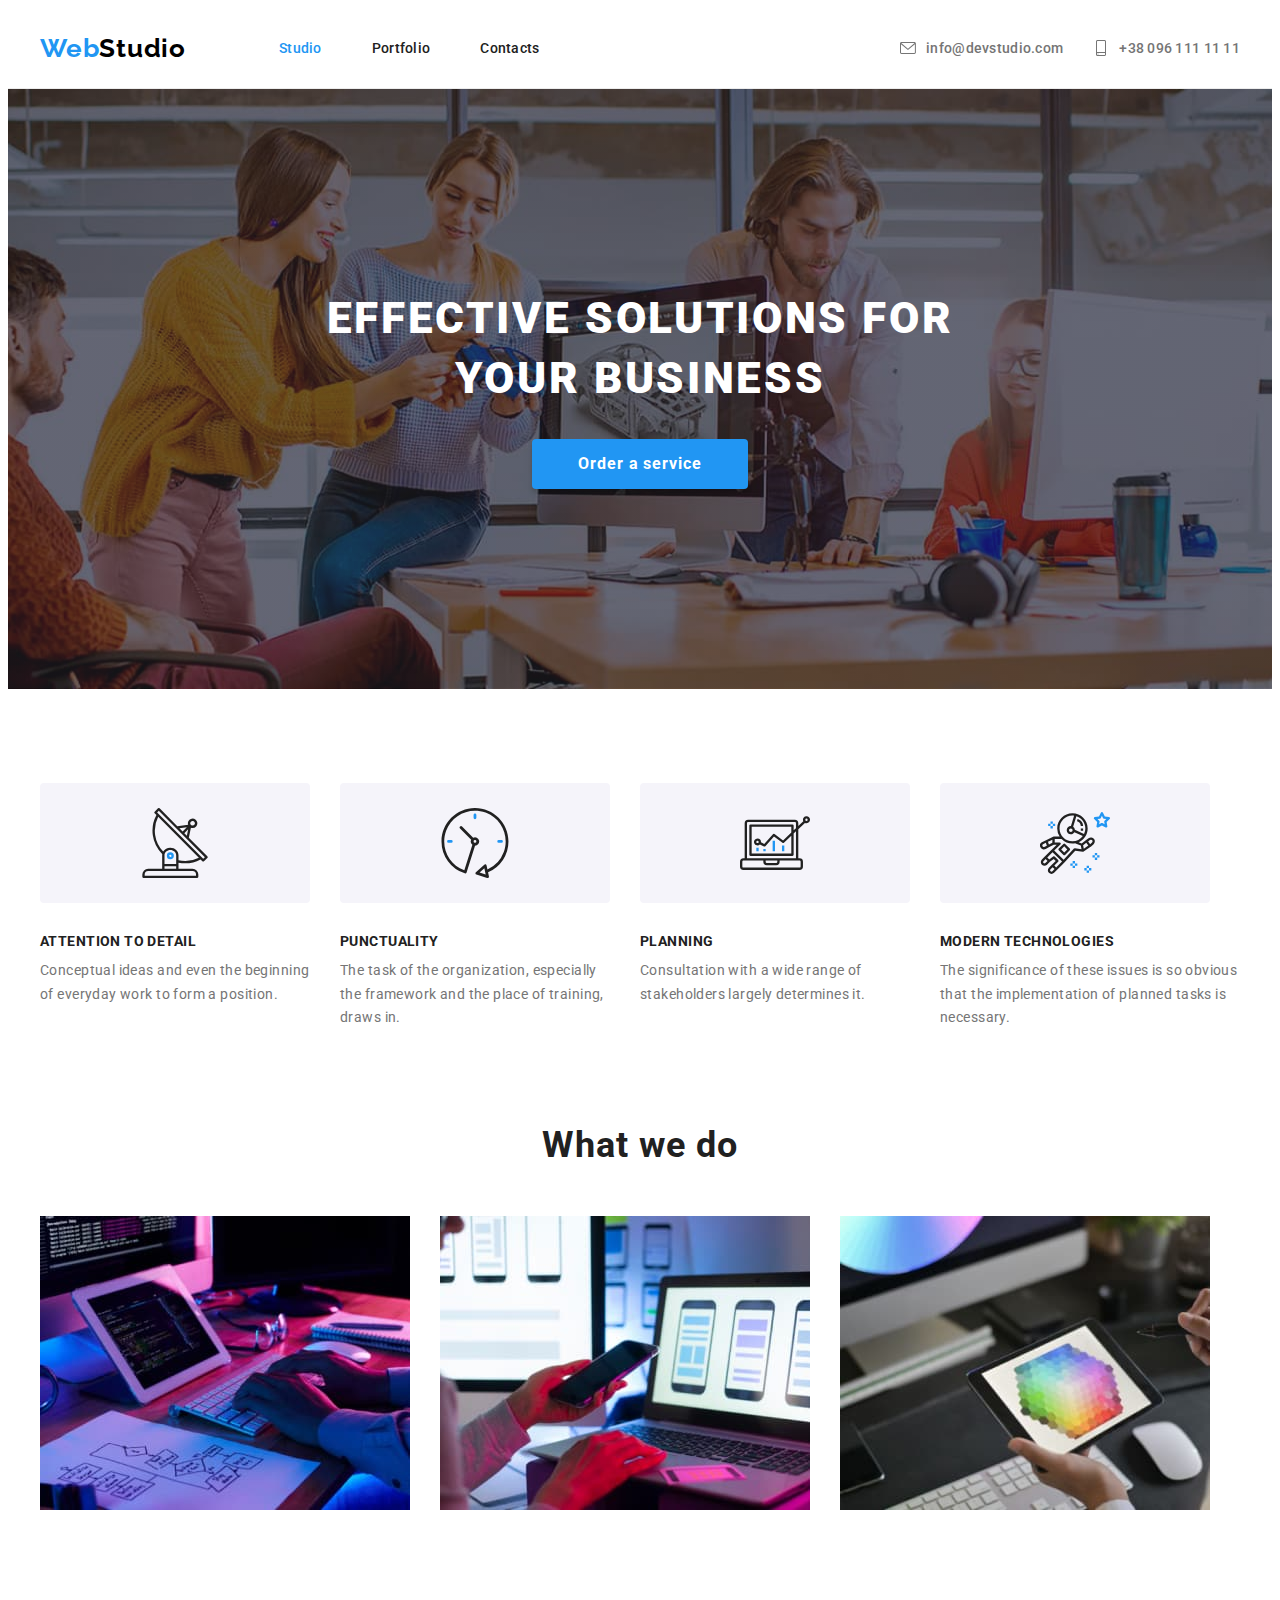
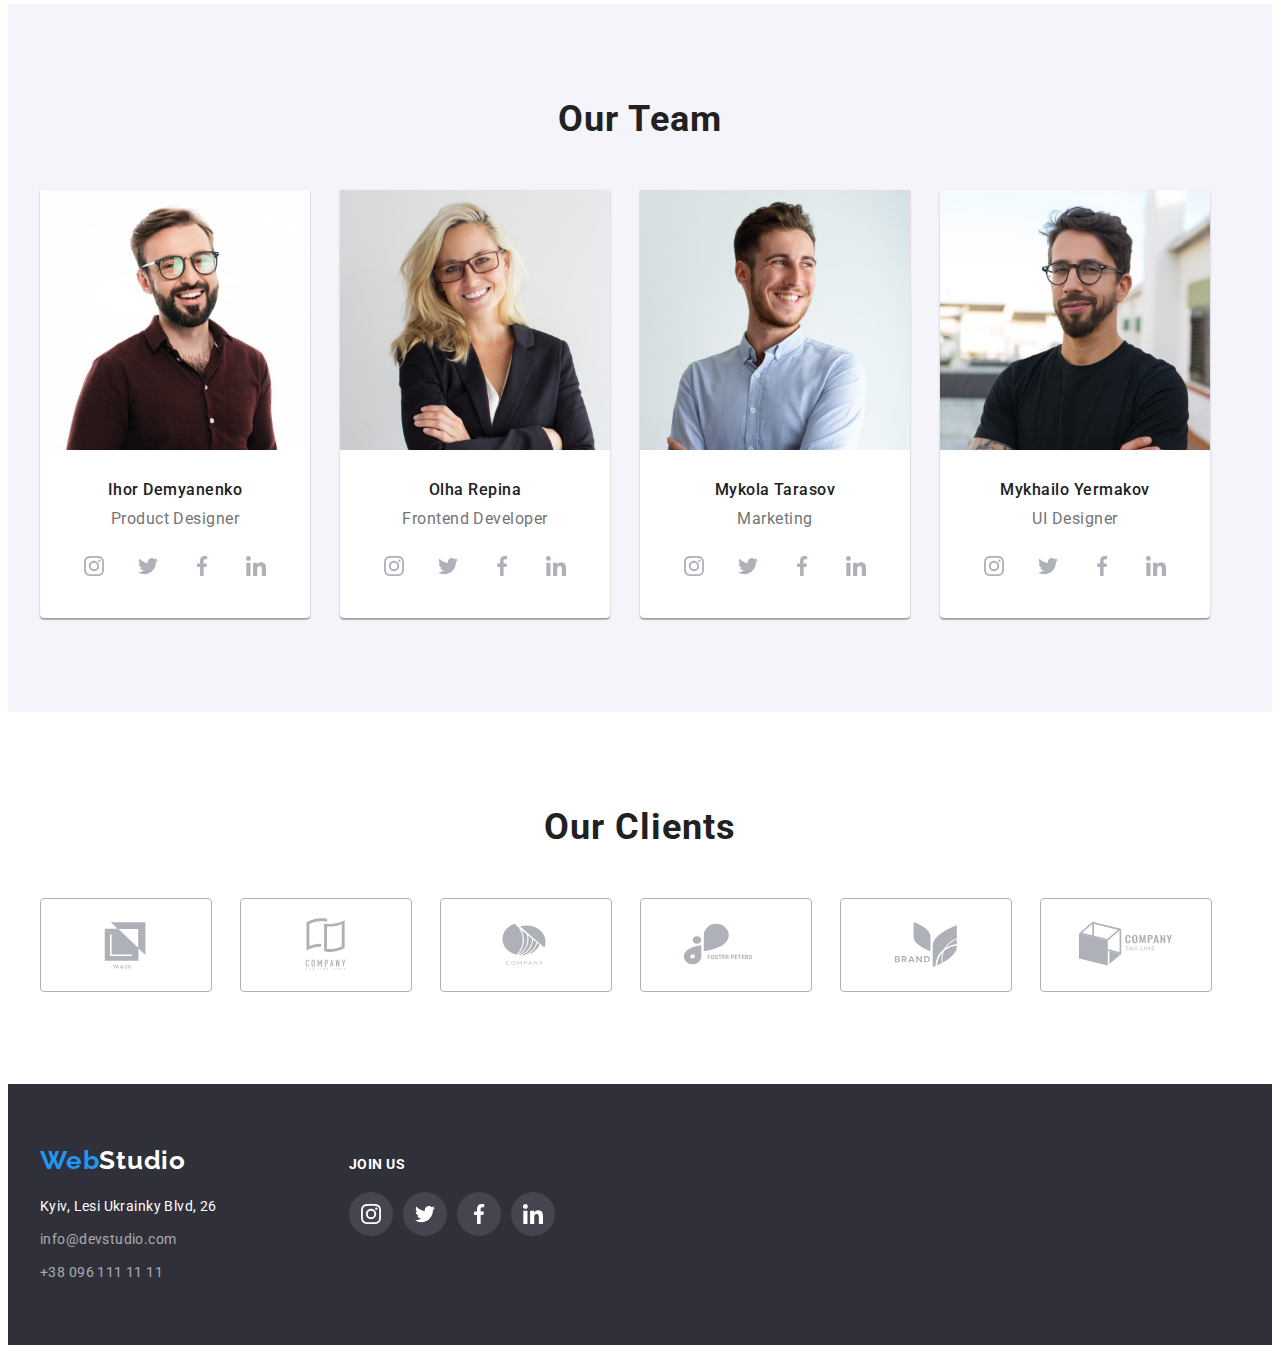
<file: index.html>
<!DOCTYPE html>
<html lang="en">
  <head>
    <meta charset="UTF-8" />
    <meta name="viewport" content="width=device-width, initial-scale=1.0" />
    <title>WebStudio</title>
    <link rel="preconnect" href="https://fonts.googleapis.com" />
    <link rel="preconnect" href="https://fonts.gstatic.com" crossorigin />
    <link
      href="https://fonts.googleapis.com/css2?family=Raleway:wght@700&family=Roboto:wght@400;500;700;900&display=swap"
      rel="stylesheet"
    />
    <link
      rel="stylesheet"
      href="https://cdnjs.cloudflare.com/ajax/libs/modern-normalize/2.0.0/modern-normalize.min.css"
      integrity="sha512-4xo8blKMVCiXpTaLzQSLSw3KFOVPWhm/TRtuPVc4WG6kUgjH6J03IBuG7JZPkcWMxJ5huwaBpOpnwYElP/m6wg=="
      crossorigin="anonymous"
      referrerpolicy="no-referrer"
    />
    <link rel="stylesheet" href="./css/styles.css" />
  </head>
  <body>
    <!-- header -->
    <header class="header">
      <div class="container header-wrapper">
        <nav class="site-nav-wrapper">
          <a class="logo" href="./index.html" lang="en"
            ><span class="accent">Web</span>Studio</a
          >
          <ul class="site-nav">
            <li class="site-nav-item">
              <a href="./index.html" class="link current">Studio</a>
            </li>
            <li class="site-nav-item">
              <a href="./portfolio.html" class="link">Portfolio</a>
            </li>
            <li class="site-nav-item"><a href="" class="link">Contacts</a></li>
          </ul>
        </nav>

        <ul class="header-contacts-wrapper">
          <li class="header-contacts-item">
            <a href="mailto:info@devstudio.com" class="link contacts-link">
              <svg class="header-contacts-icon">
                <use href="./images/icons.svg#icon-envelope"></use>
              </svg>
              info@devstudio.com</a
            >
          </li>
          <li class="header-contacts-item">
            <a href="tel:+380961111111" class="link contacts-link">
              <svg class="header-contacts-icon">
                <use href="./images/icons.svg#icon-smartphone"></use></svg
              >+38 096 111 11 11</a
            >
          </li>
        </ul>
      </div>
    </header>

    <!-- main content -->
    <main>
      <!-- hero screen -->
      <section class="hero">
        <div class="container">
          <h1 class="hero-title">Effective solutions for your business</h1>
          <button class="button primary" type="button">Order a service</button>
        </div>
      </section>

      <!-- benefits -->
      <section class="section benefits">
        <div class="container">
          <h2 class="title visually-hidden">Features</h2>
          <ul class="benefits-list">
            <li class="benefits-item">
              <div class="benefits-pic">
                <svg class="benefits-icon">
                  <use href="./images/icons.svg#icon-antenna"></use>
                </svg>
              </div>
              <h3 class="benefits-title">Attention to detail</h3>
              <p class="content">
                Conceptual ideas and even the beginning of everyday work to form
                a position.
              </p>
            </li>
            <li class="benefits-item">
              <div class="benefits-pic">
                <svg class="benefits-icon">
                  <use href="./images/icons.svg#icon-clock"></use>
                </svg>
              </div>
              <h3 class="benefits-title">Punctuality</h3>
              <p class="content">
                The task of the organization, especially the framework and the
                place of training, draws in.
              </p>
            </li>
            <li class="benefits-item">
              <div class="benefits-pic">
                <svg class="benefits-icon">
                  <use href="./images/icons.svg#icon-diagram"></use>
                </svg>
              </div>
              <h3 class="benefits-title">Planning</h3>
              <p class="content">
                Consultation with a wide range of stakeholders largely
                determines it.
              </p>
            </li>
            <li class="benefits-item">
              <div class="benefits-pic">
                <svg class="benefits-icon">
                  <use href="./images/icons.svg#icon-astronaut"></use>
                </svg>
              </div>
              <h3 class="benefits-title">Modern technologies</h3>
              <p class="content">
                The significance of these issues is so obvious that the
                implementation of planned tasks is necessary.
              </p>
            </li>
          </ul>
        </div>
      </section>

      <!-- what we do -->

      <section class="section works">
        <div class="container">
          <h2 class="title">What we do</h2>
          <ul class="works-list">
            <li>
              <img
                class="works-pic"
                src="./images/img-1.jpg"
                alt="Desktop apps"
                width="370"
                height="294"
              />
            </li>
            <li>
              <img
                class="works-pic"
                src="./images/img-2.jpg"
                alt="Mobile apps"
                width="370"
                height="294"
              />
            </li>
            <li>
              <img
                class="works-pic"
                src="./images/img-3.jpg"
                alt="Design solutions"
                width="370"
                height="294"
              />
            </li>
          </ul>
        </div>
      </section>

      <!-- our team -->

      <section class="section our-team">
        <div class="container">
          <h2 class="title">Our Team</h2>
          <ul class="team-list">
            <li class="team-item">
              <img
                class="team-pic"
                src="./images/product-designer.jpg"
                alt="Product Designer"
                width="270"
                height="260"
              />
              <div class="team-item-content">
                <h3 class="subtitle">Ihor Demyanenko</h3>
                <p class="team-position" lang="en">Product Designer</p>

                <ul class="socials-list">
                  <li class="socials-item">
                    <a
                      href=""
                      class="link social-link"
                      target="_blank"
                      rel="noopener noreferrer nofollow"
                      ><svg class="social-link-icon">
                        <use
                          href="./images/icons.svg#icon-instagram"
                        ></use></svg
                    ></a>
                  </li>
                  <li class="socials-item">
                    <a
                      href=""
                      class="link social-link"
                      target="_blank"
                      rel="noopener noreferrer nofollow"
                      ><svg class="social-link-icon">
                        <use href="./images/icons.svg#icon-twitter"></use></svg
                    ></a>
                  </li>
                  <li class="socials-item">
                    <a
                      href=""
                      class="link social-link"
                      target="_blank"
                      rel="noopener noreferrer nofollow"
                      ><svg class="social-link-icon">
                        <use href="./images/icons.svg#icon-facebook"></use></svg
                    ></a>
                  </li>
                  <li class="socials-item">
                    <a
                      href=""
                      class="link social-link"
                      target="_blank"
                      rel="noopener noreferrer nofollow"
                      ><svg class="social-link-icon">
                        <use href="./images/icons.svg#icon-linkedin"></use></svg
                    ></a>
                  </li>
                </ul>
              </div>
            </li>
            <li class="team-item">
              <img
                class="team-pic"
                src="./images/frontend-developer.jpg"
                alt="Frontend Developer"
                width="270"
                height="260"
              />
              <div class="team-item-content">
                <h3 class="subtitle">Olha Repina</h3>
                <p class="team-position" lang="en">Frontend Developer</p>
                <ul class="socials-list">
                  <li class="socials-item">
                    <a
                      href=""
                      class="link social-link"
                      target="_blank"
                      rel="noopener noreferrer nofollow"
                      ><svg class="social-link-icon">
                        <use
                          href="./images/icons.svg#icon-instagram"
                        ></use></svg
                    ></a>
                  </li>
                  <li class="socials-item">
                    <a
                      href=""
                      class="link social-link"
                      target="_blank"
                      rel="noopener noreferrer nofollow"
                      ><svg class="social-link-icon">
                        <use href="./images/icons.svg#icon-twitter"></use></svg
                    ></a>
                  </li>
                  <li class="socials-item">
                    <a
                      href=""
                      class="link social-link"
                      target="_blank"
                      rel="noopener noreferrer nofollow"
                      ><svg class="social-link-icon">
                        <use href="./images/icons.svg#icon-facebook"></use></svg
                    ></a>
                  </li>
                  <li class="socials-item">
                    <a
                      href=""
                      class="link social-link"
                      target="_blank"
                      rel="noopener noreferrer nofollow"
                      ><svg class="social-link-icon">
                        <use href="./images/icons.svg#icon-linkedin"></use></svg
                    ></a>
                  </li>
                </ul>
              </div>
            </li>
            <li class="team-item">
              <img
                class="team-pic"
                src="./images/marketing.jpg"
                alt="Marketing Specialist"
                width="270"
                height="260"
              />
              <div class="team-item-content">
                <h3 class="subtitle">Mykola Tarasov</h3>
                <p class="team-position" lang="en">Marketing</p>
                <ul class="socials-list">
                  <li class="socials-item">
                    <a
                      href=""
                      class="link social-link"
                      target="_blank"
                      rel="noopener noreferrer nofollow"
                      ><svg class="social-link-icon">
                        <use
                          href="./images/icons.svg#icon-instagram"
                        ></use></svg
                    ></a>
                  </li>
                  <li class="socials-item">
                    <a
                      href=""
                      class="link social-link"
                      target="_blank"
                      rel="noopener noreferrer nofollow"
                      ><svg class="social-link-icon">
                        <use href="./images/icons.svg#icon-twitter"></use></svg
                    ></a>
                  </li>
                  <li class="socials-item">
                    <a
                      href=""
                      class="link social-link"
                      target="_blank"
                      rel="noopener noreferrer nofollow"
                      ><svg class="social-link-icon">
                        <use href="./images/icons.svg#icon-facebook"></use></svg
                    ></a>
                  </li>
                  <li class="socials-item">
                    <a
                      href=""
                      class="link social-link"
                      target="_blank"
                      rel="noopener noreferrer nofollow"
                      ><svg class="social-link-icon">
                        <use href="./images/icons.svg#icon-linkedin"></use></svg
                    ></a>
                  </li>
                </ul>
              </div>
            </li>
            <li class="team-item">
              <img
                class="team-pic"
                src="./images/ui-designer.jpg"
                alt="UI Designer"
                width="270"
                height="260"
              />
              <div class="team-item-content">
                <h3 class="subtitle">Mykhailo Yermakov</h3>
                <p class="team-position" lang="en">UI Designer</p>
                <ul class="socials-list">
                  <li class="socials-item">
                    <a
                      href=""
                      class="link social-link"
                      target="_blank"
                      rel="noopener noreferrer nofollow"
                      ><svg class="social-link-icon">
                        <use
                          href="./images/icons.svg#icon-instagram"
                        ></use></svg
                    ></a>
                  </li>
                  <li class="socials-item">
                    <a
                      href=""
                      class="link social-link"
                      target="_blank"
                      rel="noopener noreferrer nofollow"
                      ><svg class="social-link-icon">
                        <use href="./images/icons.svg#icon-twitter"></use></svg
                    ></a>
                  </li>
                  <li class="socials-item">
                    <a
                      href=""
                      class="link social-link"
                      target="_blank"
                      rel="noopener noreferrer nofollow"
                      ><svg class="social-link-icon">
                        <use href="./images/icons.svg#icon-facebook"></use></svg
                    ></a>
                  </li>
                  <li class="socials-item">
                    <a
                      href=""
                      class="link social-link"
                      target="_blank"
                      rel="noopener noreferrer nofollow"
                      ><svg class="social-link-icon">
                        <use href="./images/icons.svg#icon-linkedin"></use></svg
                    ></a>
                  </li>
                </ul>
              </div>
            </li>
          </ul>
        </div>
      </section>

      <!-- clients -->
      <section class="clients section">
        <div class="container">
          <h2 class="title">Our Clients</h2>
          <ul class="clients-list">
            <li class="clients-item">
              <a
                href=""
                class="clients-link"
                target="_blank"
                rel="noopener noreferrer nofollow"
              >
                <svg class="clients-icon">
                  <use href="./images/icons.svg#icon-client-1"></use></svg
              ></a>
            </li>
            <li class="clients-item">
              <a
                href=""
                class="clients-link"
                target="_blank"
                rel="noopener noreferrer nofollow"
              >
                <svg class="clients-icon">
                  <use href="./images/icons.svg#icon-client-2"></use></svg
              ></a>
            </li>
            <li class="clients-item">
              <a
                href=""
                class="clients-link"
                target="_blank"
                rel="noopener noreferrer nofollow"
              >
                <svg class="clients-icon">
                  <use href="./images/icons.svg#icon-client-3"></use></svg
              ></a>
            </li>
            <li class="clients-item">
              <a
                href=""
                class="clients-link"
                target="_blank"
                rel="noopener noreferrer nofollow"
              >
                <svg class="clients-icon">
                  <use href="./images/icons.svg#icon-client-4"></use></svg
              ></a>
            </li>
            <li class="clients-item">
              <a
                href=""
                class="clients-link"
                target="_blank"
                rel="noopener noreferrer nofollow"
              >
                <svg class="clients-icon">
                  <use href="./images/icons.svg#icon-client-5"></use></svg
              ></a>
            </li>
            <li class="clients-item">
              <a
                href=""
                class="clients-link"
                target="_blank"
                rel="noopener noreferrer nofollow"
              >
                <svg class="clients-icon">
                  <use href="./images/icons.svg#icon-client-6"></use></svg
              ></a>
            </li>
          </ul>
        </div>
      </section>
    </main>

    <!-- footer -->
    <footer class="footer">
      <div class="container footer-container">
        <div class="footer-nav">
          <a href="./index.html" lang="en" class="logo"
            ><span class="accent">Web</span>Studio</a
          >
          <address class="address">
            <!-- address list -->
            <ul class="address-list">
              <li class="address-item">
                <a
                  href="https://maps.app.goo.gl/XvSEpXmjgRdSqmz17"
                  target="_blank"
                  rel="nofollow noreferrer noopener"
                  class="link address-map"
                  >Kyiv, Lesi Ukrainky Blvd, 26</a
                >
              </li>
              <li class="address-item">
                <a href="mailto:info@devstudio.com" class="link address-link"
                  >info@devstudio.com</a
                >
              </li>
              <li class="address-item">
                <a href="tel:+380961111111" class="link address-link"
                  >+38 096 111 11 11</a
                >
              </li>
            </ul>
          </address>
        </div>

        <div class="follow-container">
          <p class="follow-title">Join Us</p>
          <ul class="footer-follow-list">
            <li class="follow-item">
              <a
                href=""
                class="footer-link"
                target="_blank"
                rel="noopener noreferrer nofollow"
              >
                <svg class="footer-icon">
                  <use href="./images/icons.svg#icon-instagram"></use>
                </svg>
              </a>
            </li>
            <li class="follow-item">
              <a
                href=""
                class="footer-link"
                target="_blank"
                rel="noopener noreferrer nofollow"
              >
                <svg class="footer-icon">
                  <use href="./images/icons.svg#icon-twitter"></use>
                </svg>
              </a>
            </li>
            <li class="follow-item">
              <a
                href=""
                class="footer-link"
                target="_blank"
                rel="noopener noreferrer nofollow"
              >
                <svg class="footer-icon">
                  <use href="./images/icons.svg#icon-facebook"></use>
                </svg>
              </a>
            </li>
            <li class="follow-item">
              <a
                href=""
                class="footer-link"
                target="_blank"
                rel="noopener noreferrer nofollow"
              >
                <svg class="footer-icon">
                  <use href="./images/icons.svg#icon-linkedin"></use>
                </svg>
              </a>
            </li>
          </ul>
        </div>
      </div>
    </footer>
  </body>
</html>
</file>
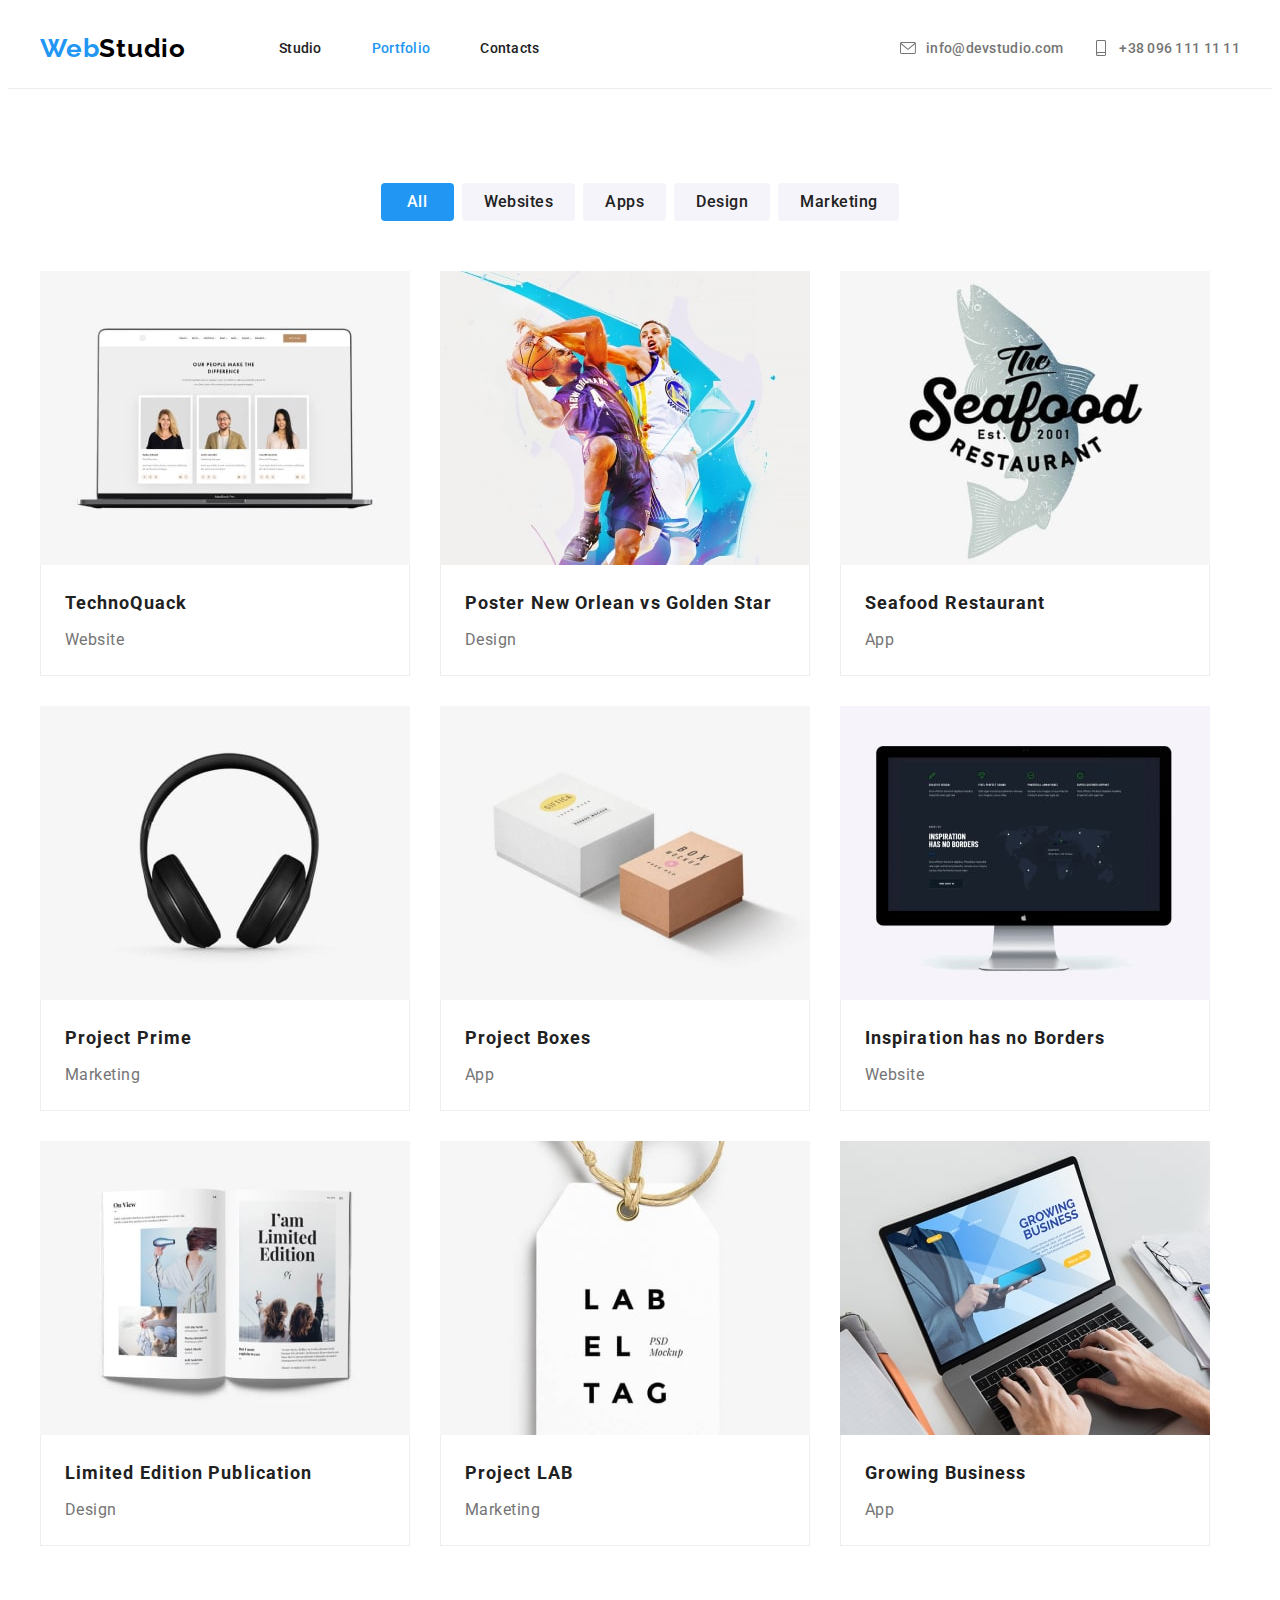
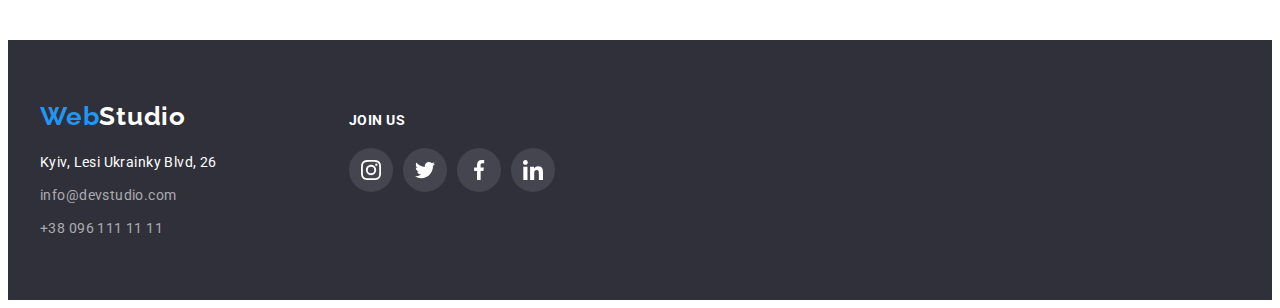
<file: portfolio.html>
<!DOCTYPE html>
<html lang="en">
  <head>
    <meta charset="UTF-8" />
    <meta name="viewport" content="width=device-width, initial-scale=1.0" />
    <title>WebStudio</title>
    <link rel="preconnect" href="https://fonts.googleapis.com" />
    <link rel="preconnect" href="https://fonts.gstatic.com" crossorigin />
    <link
      href="https://fonts.googleapis.com/css2?family=Raleway:wght@700&family=Roboto:wght@400;500;700;900&display=swap"
      rel="stylesheet"
    />
    <link
      rel="stylesheet"
      href="https://cdnjs.cloudflare.com/ajax/libs/modern-normalize/2.0.0/modern-normalize.min.css"
      integrity="sha512-4xo8blKMVCiXpTaLzQSLSw3KFOVPWhm/TRtuPVc4WG6kUgjH6J03IBuG7JZPkcWMxJ5huwaBpOpnwYElP/m6wg=="
      crossorigin="anonymous"
      referrerpolicy="no-referrer"
    />
    <link rel="stylesheet" href="./css/styles.css" />
  </head>
  <body>
    <!-- header -->
    <header class="header">
      <div class="container header-wrapper">
        <nav class="site-nav-wrapper">
          <a class="logo" href="./index.html" lang="en"
            ><span class="accent">Web</span>Studio</a
          >
          <ul class="site-nav">
            <li class="site-nav-item">
              <a href="./index.html" class="link">Studio</a>
            </li>
            <li class="site-nav-item">
              <a href="./portfolio.html" class="link current">Portfolio</a>
            </li>
            <li class="site-nav-item"><a href="" class="link">Contacts</a></li>
          </ul>
        </nav>

        <ul class="header-contacts-wrapper">
          <li class="header-contacts-item">
            <a href="mailto:info@devstudio.com" class="link contacts-link">
              <svg class="header-contacts-icon">
                <use href="./images/icons.svg#icon-envelope"></use>
              </svg>
              info@devstudio.com</a
            >
          </li>
          <li class="header-contacts-item">
            <a href="tel:+380961111111" class="link contacts-link">
              <svg class="header-contacts-icon">
                <use href="./images/icons.svg#icon-smartphone"></use></svg
              >+38 096 111 11 11</a
            >
          </li>
        </ul>
      </div>
    </header>

    <!-- main content -->
    <main>
      <section class="portfolio">
        <div class="container">
          <h1 class="visually-hidden">Portfolio</h1>
          <ul class="list button-list">
            <li>
              <button type="button" class="button portfolio-button accent">
                All
              </button>
            </li>
            <li>
              <button type="button" class="button portfolio-button">
                Websites
              </button>
            </li>
            <li>
              <button type="button" class="button portfolio-button">
                Apps
              </button>
            </li>
            <li>
              <button type="button" class="button portfolio-button">
                Design
              </button>
            </li>
            <li>
              <button type="button" class="button portfolio-button">
                Marketing
              </button>
            </li>
          </ul>
          <!-- portfolio cards -->
          <ul class="list cards-list">
            <li class="cards-item">
              <a class="link cards-link" href=""
                ><img
                  class="carts-pic"
                  src="./images/portfolio-1.jpg"
                  alt="Website"
                  width="370"
                  height="294"
                />
                <div class="cards-content">
                  <h2 class="portfolio-title">TechnoQuack</h2>
                  <p class="portfolio-subtitle">Website</p>
                </div>
              </a>
            </li>
            <li class="cards-item">
              <a class="link cards-link" href=""
                ><img
                  class="carts-pic"
                  src="./images/portfolio-2.jpg"
                  alt="Poster"
                  width="370"
                  height="294"
                />
                <div class="cards-content">
                  <h2 class="portfolio-title">
                    Poster New Orlean vs Golden Star
                  </h2>
                  <p class="portfolio-subtitle">Design</p>
                </div>
              </a>
            </li>
            <li class="cards-item">
              <a class="link cards-link" href=""
                ><img
                  class="carts-pic"
                  src="./images/portfolio-3.jpg"
                  alt="Restaurant"
                  width="370"
                  height="294"
                />
                <div class="cards-content">
                  <h2 class="portfolio-title">Seafood Restaurant</h2>
                  <p class="portfolio-subtitle">App</p>
                </div>
              </a>
            </li>
            <li class="cards-item">
              <a class="link cards-link" href=""
                ><img
                  class="carts-pic"
                  src="./images/portfolio-4.jpg"
                  alt="Headphones"
                  width="370"
                  height="294"
                />
                <div class="cards-content">
                  <h2 class="portfolio-title">Project Prime</h2>
                  <p class="portfolio-subtitle">Marketing</p>
                </div>
              </a>
            </li>
            <li class="cards-item">
              <a class="link cards-link" href=""
                ><img
                  class="carts-pic"
                  src="./images/portfolio-5.jpg"
                  alt="Boxes"
                  width="370"
                  height="294"
                />
                <div class="cards-content">
                  <h2 class="portfolio-title">Project Boxes</h2>
                  <p class="portfolio-subtitle">App</p>
                </div>
              </a>
            </li>
            <li class="cards-item">
              <a class="link cards-link" href=""
                ><img
                  class="carts-pic"
                  src="./images/portfolio-6.jpg"
                  alt="Website"
                  width="370"
                  height="294"
                />
                <div class="cards-content">
                  <h2 class="portfolio-title">Inspiration has no Borders</h2>
                  <p class="portfolio-subtitle">Website</p>
                </div>
              </a>
            </li>
            <li class="cards-item">
              <a class="link cards-link" href=""
                ><img
                  class="carts-pic"
                  src="./images/portfolio-7.jpg"
                  alt="Publication"
                  width="370"
                  height="294"
                />
                <div class="cards-content">
                  <h2 class="portfolio-title">Limited Edition Publication</h2>
                  <p class="portfolio-subtitle">Design</p>
                </div>
              </a>
            </li>
            <li class="cards-item">
              <a class="link cards-link" href=""
                ><img
                  class="carts-pic"
                  src="./images/portfolio-8.jpg"
                  alt="Label"
                  width="370"
                  height="294"
                />
                <div class="cards-content">
                  <h2 class="portfolio-title">Project LAB</h2>
                  <p class="portfolio-subtitle">Marketing</p>
                </div>
              </a>
            </li>
            <li class="cards-item">
              <a class="link cards-link" href=""
                ><img
                  class="carts-pic"
                  src="./images/portfolio-9.jpg"
                  alt="Business App"
                  width="370"
                  height="294"
                />
                <div class="cards-content">
                  <h2 class="portfolio-title">Growing Business</h2>
                  <p class="portfolio-subtitle">App</p>
                </div>
              </a>
            </li>
          </ul>
        </div>
      </section>
    </main>

    <!-- footer -->
    <footer class="footer">
      <div class="container footer-container">
        <div class="footer-nav">
          <a href="./index.html" lang="en" class="logo"
            ><span class="accent">Web</span>Studio</a
          >
          <address class="address">
            <!-- address list -->
            <ul class="address-list">
              <li class="address-item">
                <a
                  href="https://maps.app.goo.gl/XvSEpXmjgRdSqmz17"
                  target="_blank"
                  rel="nofollow noreferrer noopener"
                  class="link address-map"
                  >Kyiv, Lesi Ukrainky Blvd, 26</a
                >
              </li>
              <li class="address-item">
                <a href="mailto:info@devstudio.com" class="link address-link"
                  >info@devstudio.com</a
                >
              </li>
              <li class="address-item">
                <a href="tel:+380961111111" class="link address-link"
                  >+38 096 111 11 11</a
                >
              </li>
            </ul>
          </address>
        </div>

        <div class="follow-container">
          <p class="follow-title">Join Us</p>
          <ul class="footer-follow-list">
            <li class="follow-item">
              <a
                href=""
                class="footer-link"
                target="_blank"
                rel="noopener noreferrer nofollow"
              >
                <svg class="footer-icon">
                  <use href="./images/icons.svg#icon-instagram"></use>
                </svg>
              </a>
            </li>
            <li class="follow-item">
              <a
                href=""
                class="footer-link"
                target="_blank"
                rel="noopener noreferrer nofollow"
              >
                <svg class="footer-icon">
                  <use href="./images/icons.svg#icon-twitter"></use>
                </svg>
              </a>
            </li>
            <li class="follow-item">
              <a
                href=""
                class="footer-link"
                target="_blank"
                rel="noopener noreferrer nofollow"
              >
                <svg class="footer-icon">
                  <use href="./images/icons.svg#icon-facebook"></use>
                </svg>
              </a>
            </li>
            <li class="follow-item">
              <a
                href=""
                class="footer-link"
                target="_blank"
                rel="noopener noreferrer nofollow"
              >
                <svg class="footer-icon">
                  <use href="./images/icons.svg#icon-linkedin"></use>
                </svg>
              </a>
            </li>
          </ul>
        </div>
      </div>
    </footer>
  </body>
</html>
</file>
<file: css/styles.css>
:root {
  --accent-color: #2196f3;
  --primary-black-color: #000000;
  --primary-white-color: #ffffff;
  --primary-text-color: #757575;
  --secondary-text-color: #212121;
  --inverse-light-text-color: rgba(255, 255, 255, 0.6);
  --lightest-gray-color: #f5f4fa;
  --gray-color: #afb1b8;
}

/* main styles */
body {
  font-family: "Roboto", sans-serif;
  font-size: 14px;
  background-color: var(--primary-white-color);
  color: var(--primary-text-color);
}

h1,
h2,
h3,
h4,
h5,
h6,
p {
  margin: 0;
}

ul {
  padding: 0;
  margin: 0;
  list-style: none;
}

.link {
  text-decoration: none;
  color: var(--primary-text-color);
}

.container {
  width: 1200px;
  margin: 0 auto;
  padding-left: 15px;
  padding-right: 15px;
  /* outline: 2px solid tomato; */
}

.visually-hidden {
  position: absolute;
  width: 1px;
  height: 1px;
  margin: -1px;
  border: 0;
  padding: 0;

  white-space: nowrap;
  clip-path: inset(100%);
  clip: rect(0 0 0 0);
  overflow: hidden;
}

/* buttons */
.button {
  padding: 10px 32px;
  min-width: 216px;
  border-width: 0;
  border-radius: 4px;
  cursor: pointer;

  font-family: inherit;
  color: var(--primary-white-color);
  text-align: center;
}

.button.primary {
  font-weight: 700;
  font-size: 16px;
  line-height: 1.87;
  letter-spacing: 0.06em;
  background-color: #2196f3;
  box-shadow: 0 4px 4px 0 rgba(0, 0, 0, 0.15);
}

.button.primary:active {
  box-shadow: 0 4px 4px 0 rgba(0, 0, 0, 0.15);
  background: #188ce8;
}

/* header */
.header {
  /* padding-top: 24px;
  padding-bottom: 25px; */
  border-bottom: 1px solid #ececec;
}

.header-wrapper {
  display: flex;
  align-items: center;
}

/* logo */
.logo {
  margin-right: 93px;

  font-family: "Raleway", sans-serif;
  font-weight: 700;
  font-size: 26px;
  letter-spacing: 0.03em;
  text-decoration: none;

  color: var(--primary-black-color);
}
.logo .accent {
  color: var(--accent-color);
}

/* navigation */
.site-nav-wrapper {
  display: flex;
  align-items: center;
  margin-right: auto;
}

.site-nav {
  display: flex;
  align-items: center;
  column-gap: 50px;
}

.site-nav-item > .link {
  display: block;
  padding-top: 32px;
  padding-bottom: 32px;
}

.site-nav .link {
  font-weight: 500;
  letter-spacing: 0.02em;
  color: var(--secondary-text-color);
}
.site-nav .link:hover,
.site-nav .link:focus {
  color: var(--accent-color);
}

.link.current {
  color: var(--accent-color);
}

/* contacts */

.header-contacts-wrapper {
  display: flex;
  gap: 30px;
  align-items: center;
}

.header-contacts-item {
  display: flex;
  gap: 10px;
  align-items: center;

  font-weight: 500;
  letter-spacing: 0.02em;
}

.contacts-link {
  display: flex;
  gap: 10px;
  align-items: center;
  padding-top: 20px;
  padding-bottom: 20px;
}

.contacts-link:hover,
.contacts-link:focus {
  color: var(--accent-color);
}

.header-contacts-icon {
  width: 16px;
  height: 16px;
  fill: currentColor;
}

/* hero */
.hero {
  margin-right: auto;
  margin-left: auto;
  padding-top: 200px;
  padding-bottom: 200px;
  text-align: center;
  background: #c4c4c4;
  background-image: linear-gradient(
      rgba(47, 48, 58, 0.4),
      rgba(47, 48, 58, 0.4)
    ),
    url(../images/hero-bg.jpg);
  max-width: 1600px;
  background-repeat: no-repeat;
  background-position: center;
  background-size: cover;
}

.hero-title {
  width: 696px;
  margin-bottom: 30px;
  margin-left: auto;
  margin-right: auto;

  font-weight: 900;
  font-size: 44px;
  line-height: 1.36;
  letter-spacing: 0.06em;
  text-transform: uppercase;
  text-align: center;
  color: var(--primary-white-color);
}

/* <button type="button" class="button primary">Замовити послугу</button> */

/* sections */
.section {
  padding-top: 94px;
  padding-bottom: 94px;
}

.section .title {
  color: var(--secondary-text-color);
  font-size: 36px;
  letter-spacing: 0.03em;
  text-align: center;
}

/* benefits */

.benefits-list {
  display: flex;
  column-gap: 30px;
}

/* .benefits-item {
  background-color: teal;
} */

.benefits-pic {
  display: flex;
  justify-content: center;
  align-items: center;
  margin-bottom: 30px;
  width: 270px;
  height: 120px;
  background-color: var(--lightest-gray-color);
  border-radius: 4px;
}

.benefits-icon {
  width: 70px;
  height: 70px;
}

.benefits-title {
  margin-bottom: 10px;

  font-size: 14px;
  letter-spacing: 0.03em;
  text-transform: uppercase;
  color: var(--secondary-text-color);
}

.benefits .content {
  line-height: 1.71;
  letter-spacing: 0.03em;
}

/* what we do */
.works {
  padding-top: 0;
}

.works .title {
  margin-bottom: 50px;
}

.works-list {
  display: flex;
  column-gap: 30px;
}

.works-pic {
  display: block;
}

/* our team */
.our-team {
  background: var(--lightest-gray-color);
}

.our-team .title {
  margin-bottom: 50px;
}

.team-list {
  display: flex;
  column-gap: 30px;
}

.team-item {
  border-radius: 0 0 4px 4px;
  width: 270px;

  box-shadow: 0 2px 1px 0 rgba(0, 0, 0, 0.2), 0 1px 1px 0 rgba(0, 0, 0, 0.14),
    0 1px 3px 0 rgba(0, 0, 0, 0.12);
  background: #fff;
}

.team-pic {
  display: block;
}

.team-item-content {
  padding: 30px 32px;
}

.our-team .subtitle {
  margin-bottom: 10px;

  font-weight: 500;
  font-size: 16px;
  letter-spacing: 0.03em;
  text-align: center;
  color: var(--secondary-text-color);
}

.team-position {
  margin-bottom: 16px;

  font-size: 16px;
  letter-spacing: 0.03em;
  text-align: center;
}

.socials-list {
  display: flex;
  column-gap: 10px;
}

.socials-item {
  width: 44px;
  height: 44px;
}

.social-link {
  width: 100%;
  height: 100%;
  display: flex;
  justify-content: center;
  align-items: center;
  background-color: var(--primary-white-color);
  border-radius: 50%;
}

.social-link:hover,
.social-link:focus {
  background-color: var(--accent-color);
}

.social-link-icon {
  width: 20px;
  height: 20px;
  fill: var(--gray-color);
}

.social-link:hover .social-link-icon {
  fill: var(--primary-white-color);
}

.social-link:focus .social-link-icon {
  fill: var(--primary-white-color);
}

/* clients */

.clients .title {
  margin-bottom: 50px;
}

.clients-list {
  display: flex;
  column-gap: 30px;
}

.clients-item {
  width: 170px;
  height: 92px;
}

.clients-link {
  display: flex;
  justify-content: center;
  align-items: center;
  width: 100%;
  height: 100%;
  color: #afb1b8;
  border: 1px solid #afb1b8;
  border-radius: 4px;
}

.clients-icon {
  width: 106px;
  height: 60px;
  fill: currentColor;
}

.clients-link:hover,
.clients-link:focus {
  color: var(--accent-color);
  border-color: var(--accent-color);
}

/* footer */
.footer {
  padding-top: 60px;
  padding-bottom: 60px;
  background: #2f303a;
}

.footer-container {
  display: flex;
  align-items: baseline;
}

.footer-nav {
  margin-right: 70px;
}

.footer .logo {
  display: block;
  margin-bottom: 20px;

  color: var(--primary-white-color);
}

.address {
  line-height: 1.71;
  font-style: normal;
  letter-spacing: 0.03em;
}

.address .link:hover,
.address .link:focus {
  color: var(--accent-color);
}

.address-item {
  display: block;
  margin-bottom: 9px;
}

.address-item:last-child {
  margin-bottom: 0;
}

.address-map {
  color: var(--primary-white-color);
}

.address-link {
  letter-spacing: 0.03em;
  color: var(--inverse-light-text-color);
}

/* follow list */
.follow-container {
  margin-top: 12px;
}

.follow-title {
  margin-bottom: 20px;

  font-weight: 700;
  letter-spacing: 0.03em;
  text-transform: uppercase;
  color: var(--primary-white-color);
}

.footer-follow-list {
  display: flex;
  column-gap: 10px;
}

.follow-item {
  width: 44px;
  height: 44px;
}

.footer-link {
  display: flex;
  align-items: center;
  justify-content: center;
  width: 100%;
  height: 100%;
  background-color: rgba(255, 255, 255, 0.1);
  border-radius: 50%;
  color: var(--primary-white-color);
}

.footer-icon {
  width: 20px;
  height: 20px;
  fill: currentColor;
}

.footer-link:hover,
.footer-link:focus {
  background-color: var(--accent-color);
}

/* portfolio page styles */

.portfolio {
  padding-bottom: 94px;
  padding-top: 94px;
}

.button-list {
  display: flex;
  gap: 8px;
  justify-content: center;
  margin-bottom: 50px;
}

.portfolio-button {
  padding: 6px 22px;
  min-width: 73px;

  font-weight: 500;
  font-size: 16px;
  line-height: 1.62;
  letter-spacing: 0.03em;
  color: var(--secondary-text-color);
  background-color: var(--lightest-gray-color);
}

.portfolio-button:hover,
.portfolio-button:focus {
  background-color: var(--accent-color);
  box-shadow: 0 2px 2px 0 rgba(0, 0, 0, 0.12), 0 1px 2px 0 rgba(0, 0, 0, 0.08),
    0 3px 1px 0 rgba(0, 0, 0, 0.1);
  color: var(--primary-white-color);
}

.portfolio-button.accent {
  background-color: var(--accent-color);
  color: var(--primary-white-color);
}

.cards-list {
  display: flex;
  flex-wrap: wrap;
  gap: 30px;
}

.cards-item {
  width: 370px;
}

.cards-link {
  display: block;
}

.cards-link:hover,
.cards-link:focus {
  width: 100%;
  box-shadow: 1px 4px 6px 0 rgba(0, 0, 0, 0.16), 0 4px 4px 0 rgba(0, 0, 0, 0.06),
    0 1px 1px 0 rgba(0, 0, 0, 0.12);
}

.carts-pic {
  display: block;
}

.cards-content {
  border: 1px solid #eee;
  border-top: 0;
  padding: 20px 24px;
}

.portfolio-title {
  margin-bottom: 4px;

  font-size: 18px;
  line-height: 2;
  letter-spacing: 0.06em;
  color: var(--secondary-text-color);
}

.portfolio-subtitle {
  font-size: 16px;
  line-height: 1.87;
  letter-spacing: 0.03em;
}
</file>
